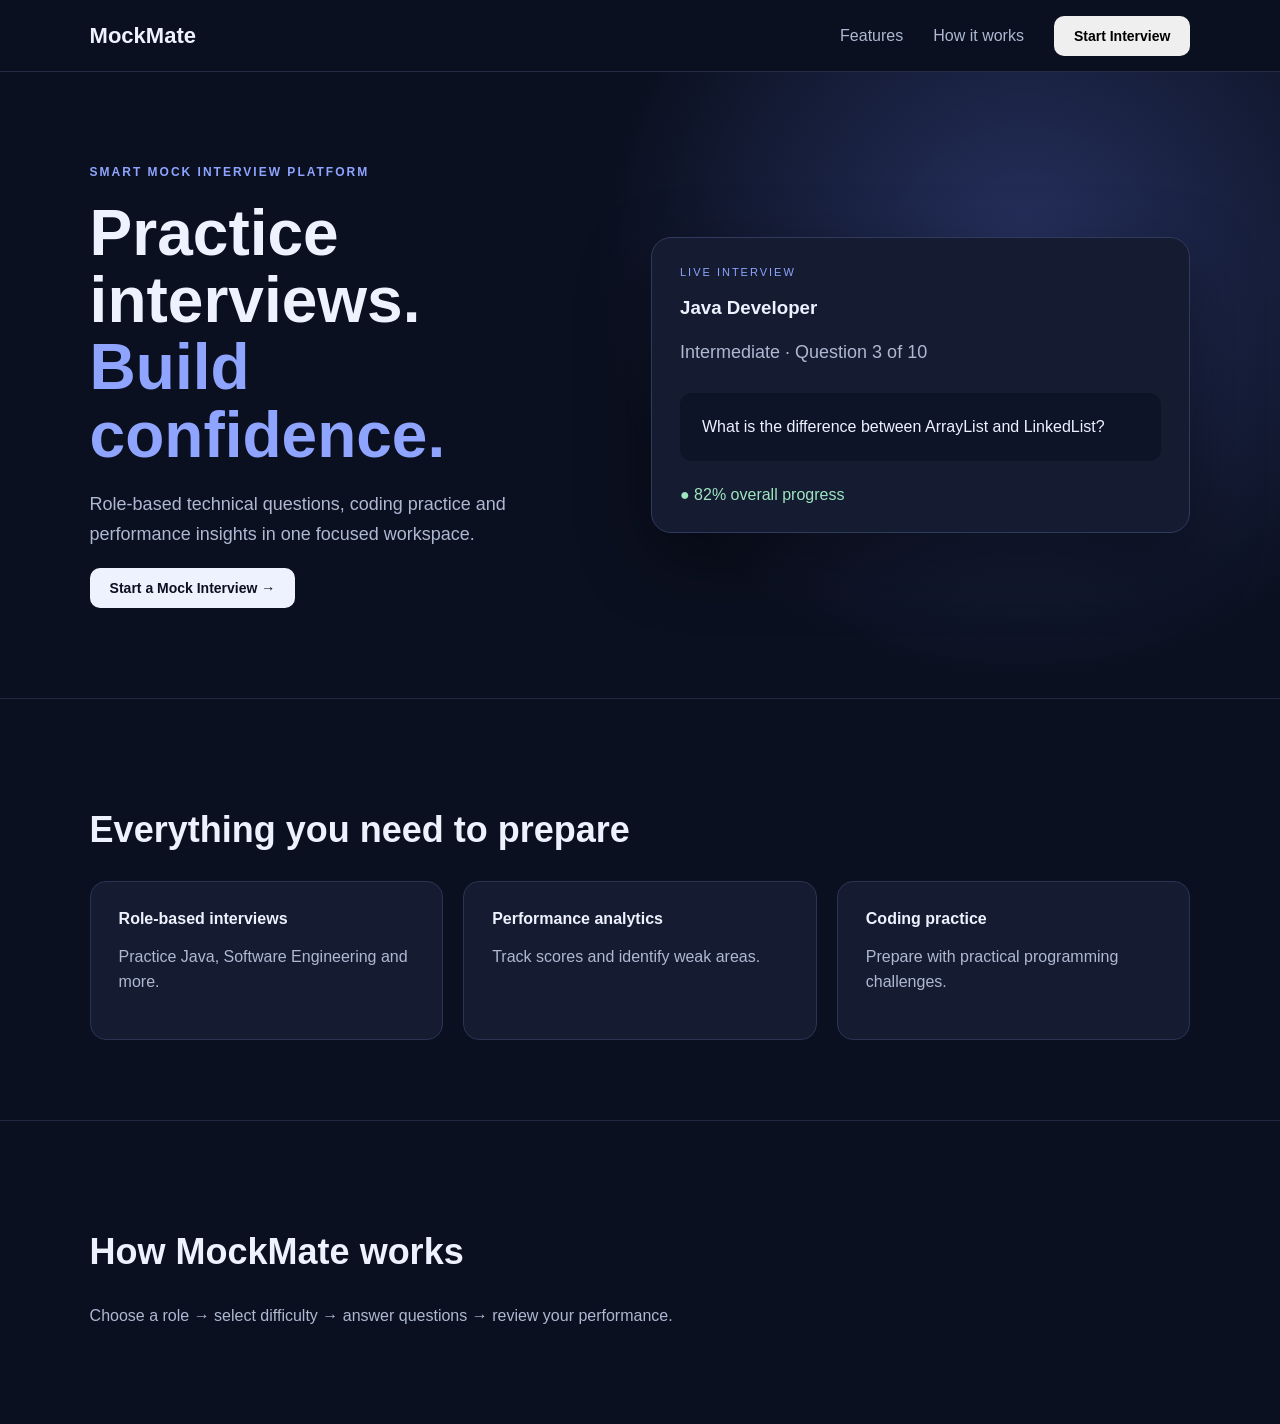
<file: frontend/index.html>
<!doctype html><html><head><meta charset="UTF-8"><meta name="viewport" content="width=device-width,initial-scale=1"><title>MockMate | Practice Smarter</title><link rel="stylesheet" href="style.css"></head>
<body><nav><b>MockMate</b><a href="#features">Features</a><a href="#how">How it works</a><button onclick="start()">Start Interview</button></nav>
<main><section class="hero"><div><span>SMART MOCK INTERVIEW PLATFORM</span><h1>Practice interviews.<br><em>Build confidence.</em></h1><p>Role-based technical questions, coding practice and performance insights in one focused workspace.</p><button class="primary" onclick="start()">Start a Mock Interview →</button></div>
<div class="card"><div class="top">LIVE INTERVIEW</div><h3>Java Developer</h3><p>Intermediate · Question 3 of 10</p><div class="question">What is the difference between ArrayList and LinkedList?</div><div class="score">● 82% overall progress</div></div></section>
<section id="features"><h2>Everything you need to prepare</h2><div class="grid"><div><b>Role-based interviews</b><p>Practice Java, Software Engineering and more.</p></div><div><b>Performance analytics</b><p>Track scores and identify weak areas.</p></div><div><b>Coding practice</b><p>Prepare with practical programming challenges.</p></div></div></section>
<section id="how"><h2>How MockMate works</h2><p>Choose a role → select difficulty → answer questions → review your performance.</p></section></main>
<script>
function start() {
    location.href = 'interview.html';
}
</script>
</file>
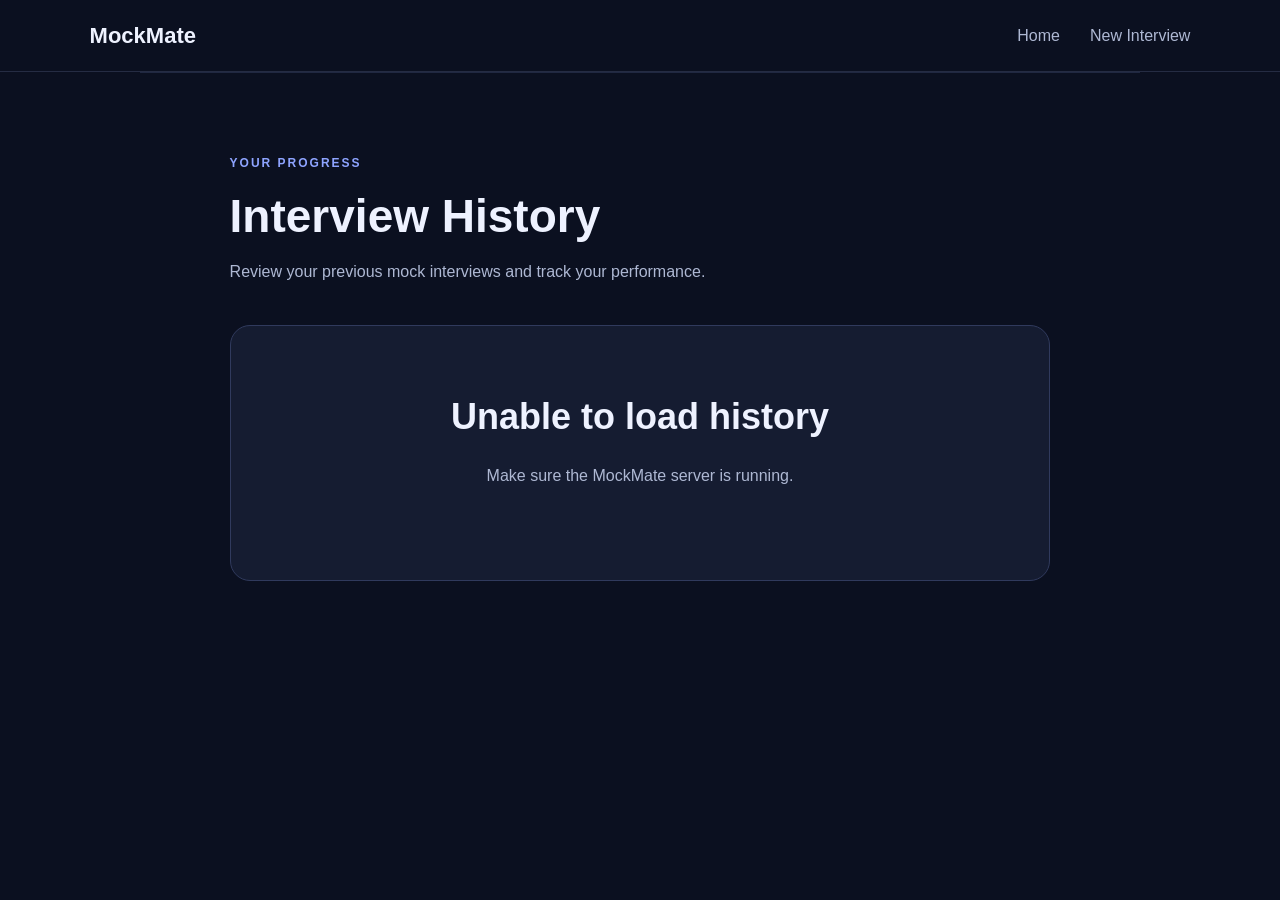
<file: frontend/history.html>
<!doctype html>
<html lang="en">

<head>
    <meta charset="UTF-8">
    <meta name="viewport" content="width=device-width, initial-scale=1.0">

    <title>MockMate | Interview History</title>

    <link rel="stylesheet" href="style.css">
</head>

<body>

<nav>
    <b>MockMate</b>

    <a href="index.html">
        Home
    </a>

    <a href="interview.html">
        New Interview
    </a>
</nav>


<main>

    <section class="history-section">

        <div class="history-header">

            <div>

                <span class="setup-label">
                    YOUR PROGRESS
                </span>

                <h1>
                    Interview History
                </h1>

                <p>
                    Review your previous mock interviews and track your performance.
                </p>

            </div>

        </div>


        <div id="historyContainer">

            <p class="history-loading">
                Loading interview history...
            </p>

        </div>

    </section>

</main>


<script>

async function loadHistory() {

    const container =
        document.getElementById("historyContainer");

    try {

        const response =
            await fetch(
                "http://localhost:8080/interviews/history"
            );


        if (!response.ok) {

            throw new Error(
                "Unable to load interview history."
            );

        }


        const history =
            await response.json();


        if (history.length === 0) {

            container.innerHTML = `
                <div class="history-empty">

                    <h2>
                        No interviews yet
                    </h2>

                    <p>
                        Complete your first mock interview to see your progress here.
                    </p>

                    <button
                        class="primary"
                        onclick="startInterview()">

                        Start Interview →

                    </button>

                </div>
            `;

            return;
        }


        container.innerHTML = "";


        history.reverse().forEach(interview => {

            const card =
                document.createElement("div");

            card.className =
                "history-card";


            const score =
                Number(interview.score) || 0;


            let scoreClass = "low";


            if (score >= 80) {

                scoreClass = "excellent";

            } else if (score >= 60) {

                scoreClass = "good";

            }


            card.innerHTML = `

                <div class="history-main">

                    <div>

                        <span class="history-label">
                            INTERVIEW #${interview.interviewSessionId}
                        </span>

                        <h2>
                            ${interview.role}
                        </h2>

                        <p>
                            ${interview.difficulty}
                            ·
                            ${interview.questionsAnswered}
                            questions answered
                        </p>

                    </div>


                    <div class="history-score ${scoreClass}">

                        <strong>
                            ${score}%
                        </strong>

                        <span>
                            Score
                        </span>

                    </div>

                </div>


                <div class="history-footer">

                    <span>
                        ${interview.completed
                            ? "✓ Interview Completed"
                            : "Interview In Progress"}
                    </span>


                    <button
                        class="secondary"
                        onclick="viewResult(${interview.interviewSessionId})">

                        View Result →

                    </button>

                </div>

            `;


            container.appendChild(card);

        });


    } catch (error) {

        console.error(error);


        container.innerHTML = `

            <div class="history-empty">

                <h2>
                    Unable to load history
                </h2>

                <p>
                    Make sure the MockMate server is running.
                </p>

            </div>

        `;

    }

}


function startInterview() {

    window.location.href =
        "interview.html";

}


function viewResult(sessionId) {

    localStorage.setItem(
        "mockmateSessionId",
        sessionId
    );

    window.location.href =
        "results.html";

}


loadHistory();

</script>

</body>

</html>
</file>
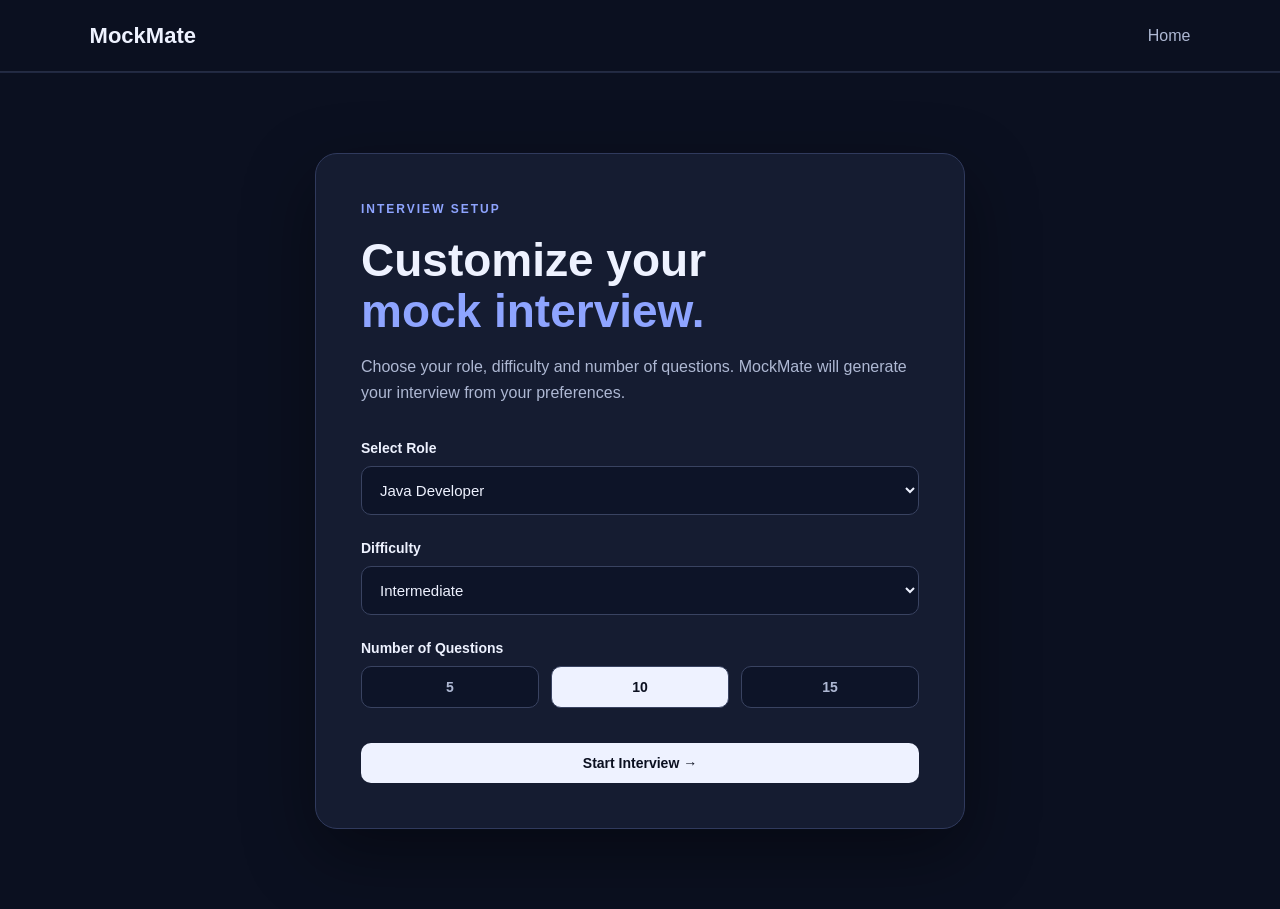
<file: frontend/interview.html>
<!doctype html>
<html lang="en">
<head>
    <meta charset="UTF-8">
    <meta name="viewport" content="width=device-width, initial-scale=1.0">
    <title>MockMate | Interview Setup</title>
    <link rel="stylesheet" href="style.css">
</head>

<body>

<nav>
    <b>MockMate</b>
    <a href="index.html">Home</a>
</nav>

<main>
    <section class="setup-section">

        <div class="setup-card">

            <span class="setup-label">INTERVIEW SETUP</span>

            <h1>Customize your<br><em>mock interview.</em></h1>

            <p class="setup-description">
                Choose your role, difficulty and number of questions.
                MockMate will generate your interview from your preferences.
            </p>

            <div class="form-group">
                <label for="role">Select Role</label>

                <select id="role">
                    <option value="Java Developer">Java Developer</option>
                    <option value="Software Engineer">Software Engineer</option>
                </select>
            </div>

            <div class="form-group">
                <label for="difficulty">Difficulty</label>

                <select id="difficulty">
                    <option value="Beginner">Beginner</option>
                    <option value="Intermediate" selected>Intermediate</option>
                    <option value="Advanced">Advanced</option>
                </select>
            </div>

            <div class="form-group">
                <label>Number of Questions</label>

                <div class="question-options">

                    <button type="button" class="question-option" data-number="5">
                        5
                    </button>

                    <button type="button" class="question-option active" data-number="10">
                        10
                    </button>

                    <button type="button" class="question-option" data-number="15">
                        15
                    </button>

                </div>
            </div>

            <button class="primary start-button" onclick="startInterview()">
                Start Interview →
            </button>

        </div>

    </section>
</main>

<script>

let selectedQuestions = 10;

document.querySelectorAll(".question-option").forEach(button => {

    button.addEventListener("click", function () {

        document
            .querySelectorAll(".question-option")
            .forEach(btn => btn.classList.remove("active"));

        this.classList.add("active");

        selectedQuestions = Number(this.dataset.number);

    });

});


async function startInterview() {

    

    const role = document.getElementById("role").value;
    const difficulty = document.getElementById("difficulty").value;

    try {

        const response = await fetch("http://localhost:8080/interviews", {
            method: "POST",
            headers: {
                "Content-Type": "application/json"
            },
            body: JSON.stringify({
                role: role,
                difficulty: difficulty
            })
        });

        if (!response.ok) {
            throw new Error("Unable to create interview session");
        }

        const session = await response.json();

        localStorage.setItem("mockmateRole", role);
        localStorage.setItem("mockmateDifficulty", difficulty);
        localStorage.setItem("mockmateQuestionCount", selectedQuestions);
        localStorage.setItem("mockmateSessionId", session.id);

        window.location.href = "questions.html";

    } catch (error) {

        alert("ERROR: " + error.message);

    }

}

</script>

</body>
</html>
</file>
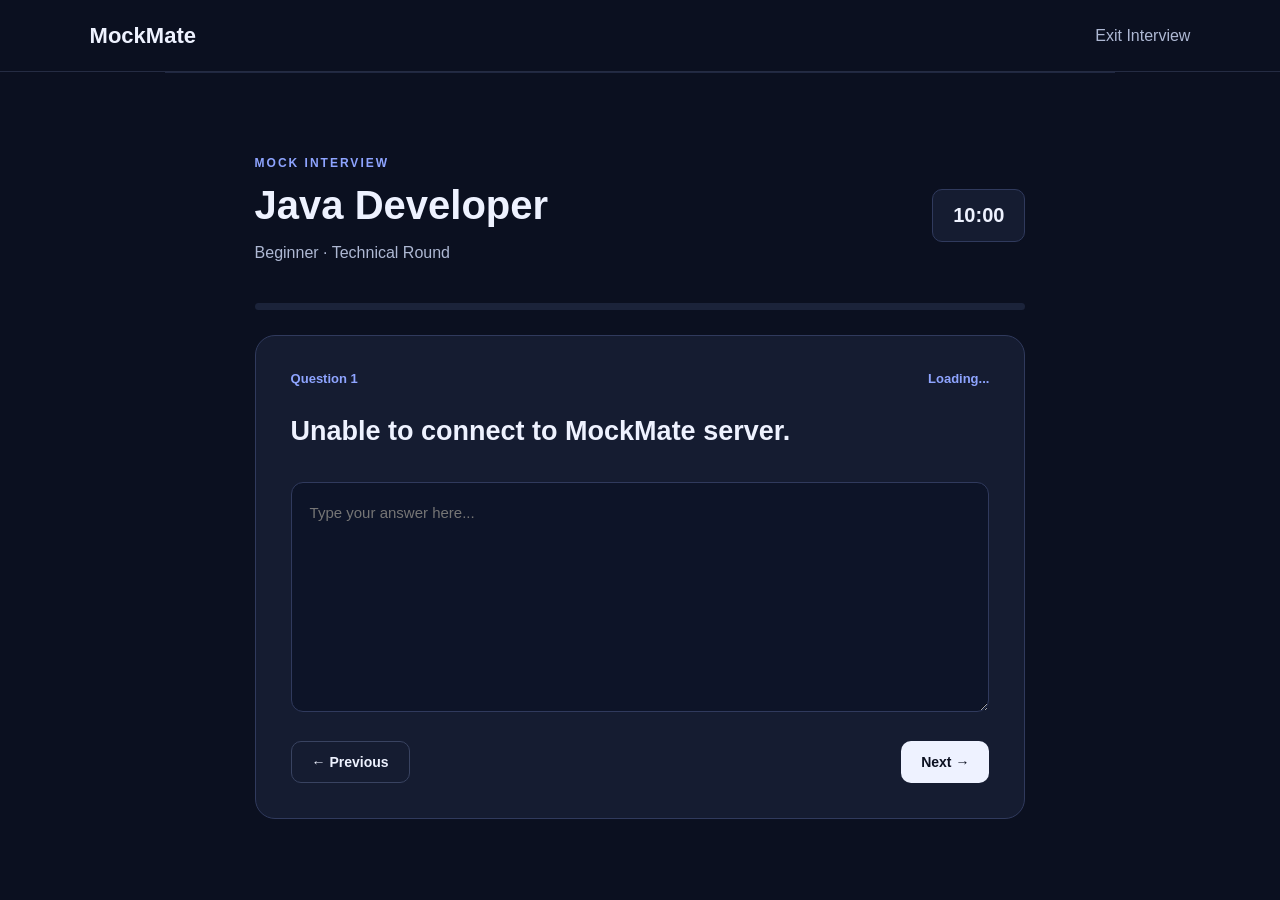
<file: frontend/questions.html>
<!doctype html>
<html lang="en">

<head>
    <meta charset="UTF-8">
    <meta name="viewport" content="width=device-width, initial-scale=1.0">
    <title>MockMate | Interview</title>
    <link rel="stylesheet" href="style.css">
</head>

<body>

<nav>
    <b>MockMate</b>
    <a href="index.html">Exit Interview</a>
</nav>

<main>
    <section class="interview-section">

        <div class="interview-header">

            <div>
                <span class="setup-label">MOCK INTERVIEW</span>

                <h1 id="roleTitle">
                    Java Developer
                </h1>

                <p id="difficultyText">
                    Intermediate · Technical Round
                </p>
            </div>

            <div class="timer" id="timer">
                10:00
            </div>

        </div>

        <div class="progress-container">
            <div class="progress-bar" id="progressBar"></div>
        </div>

        <div class="question-card">

            <div class="question-meta">

                <span id="questionNumber">
                    Question 1
                </span>

                <span id="category">
                    Loading...
                </span>

            </div>

            <h2 id="questionText">
                Loading question...
            </h2>

            <textarea
                id="answer"
                placeholder="Type your answer here..."
                rows="8"></textarea>

            <div class="interview-actions">

                <button
                    class="secondary"
                    id="previousButton"
                    onclick="previousQuestion()">
                    ← Previous
                </button>

                <button
                    class="primary"
                    id="nextButton"
                    onclick="nextQuestion()">
                    Next →
                </button>

            </div>

        </div>

    </section>
</main>


<script>

let questions = [];
let currentQuestion = 0;
let answers = [];
let timeLeft = 600;

const role =
    localStorage.getItem("mockmateRole") || "Java Developer";

const difficulty =
    localStorage.getItem("mockmateDifficulty") || "Beginner";

const questionCount =
    Number(localStorage.getItem("mockmateQuestionCount")) || 10;

const sessionId =
    Number(localStorage.getItem("mockmateSessionId"));


document.getElementById("roleTitle").textContent = role;

document.getElementById("difficultyText").textContent =
    difficulty + " · Technical Round";


async function loadQuestions() {

    try {

        const response = await fetch(
            "http://localhost:8080/api/questions?role="
            + encodeURIComponent(role)
            + "&difficulty="
            + encodeURIComponent(difficulty)
        );

        if (!response.ok) {
            throw new Error("Unable to load questions");
        }

        const data = await response.json();

        questions = data.slice(0, questionCount);

        if (questions.length === 0) {

            document.getElementById("questionText").textContent =
                "No questions are available for this role and difficulty yet.";

            document.getElementById("nextButton").disabled = true;

            return;
        }

        answers = new Array(questions.length).fill("");

        showQuestion();

    } catch (error) {

        console.error(error);

        document.getElementById("questionText").textContent =
            "Unable to connect to MockMate server.";

    }

}


function showQuestion() {

    const question = questions[currentQuestion];

    document.getElementById("questionNumber").textContent =
        "Question "
        + (currentQuestion + 1)
        + " of "
        + questions.length;

    document.getElementById("category").textContent =
        question.category;

    document.getElementById("questionText").textContent =
        question.text;

    document.getElementById("answer").value =
        answers[currentQuestion] || "";

    const progress =
        ((currentQuestion + 1) / questions.length) * 100;

    document.getElementById("progressBar").style.width =
        progress + "%";

    document.getElementById("previousButton").disabled =
        currentQuestion === 0;

    if (currentQuestion === questions.length - 1) {

        document.getElementById("nextButton").textContent =
            "Finish Interview ✓";

    } else {

        document.getElementById("nextButton").textContent =
            "Next →";

    }

}


function saveAnswer() {

    answers[currentQuestion] =
        document.getElementById("answer").value;

}


async function nextQuestion() {

    saveAnswer();

    const answerText =
        answers[currentQuestion];

    if (!answerText.trim()) {

        alert("Please enter an answer before continuing.");

        return;
    }

    const question =
        questions[currentQuestion];

    if (!sessionId) {

        alert("Interview session not found. Please start a new interview.");

        return;
    }

    try {

        const response = await fetch(
            "http://localhost:8080/answers",
            {
                method: "POST",

                headers: {
                    "Content-Type": "application/json"
                },

                body: JSON.stringify({
                    questionId: question.id,
                    interviewSessionId: sessionId,
                    answerText: answerText
                })
            }
        );

        if (!response.ok) {

            throw new Error(
                "Unable to submit answer. Server returned "
                + response.status
            );

        }

        const result =
            await response.json();

        console.log("Answer result:", result);


        if (currentQuestion < questions.length - 1) {

            currentQuestion++;

            showQuestion();

        } else {

            finishInterview();

        }

    } catch (error) {

        console.error(error);

        alert("ERROR: " + error.message);

    }

}


function previousQuestion() {

    saveAnswer();

    if (currentQuestion > 0) {

        currentQuestion--;

        showQuestion();

    }

}


function finishInterview() {

    localStorage.setItem(
        "mockmateAnswers",
        JSON.stringify(answers)
    );

    localStorage.setItem(
        "mockmateQuestions",
        JSON.stringify(questions)
    );

    window.location.href =
        "results.html";

}


function startTimer() {

    const timerElement =
        document.getElementById("timer");

    const timer =
        setInterval(() => {

            const minutes =
                Math.floor(timeLeft / 60);

            const seconds =
                timeLeft % 60;

            timerElement.textContent =
                String(minutes).padStart(2, "0")
                + ":"
                + String(seconds).padStart(2, "0");

            timeLeft--;

            if (timeLeft < 0) {

                clearInterval(timer);

                finishInterview();

            }

        }, 1000);

}


loadQuestions();

startTimer();

</script>

</body>
</html>
</file>
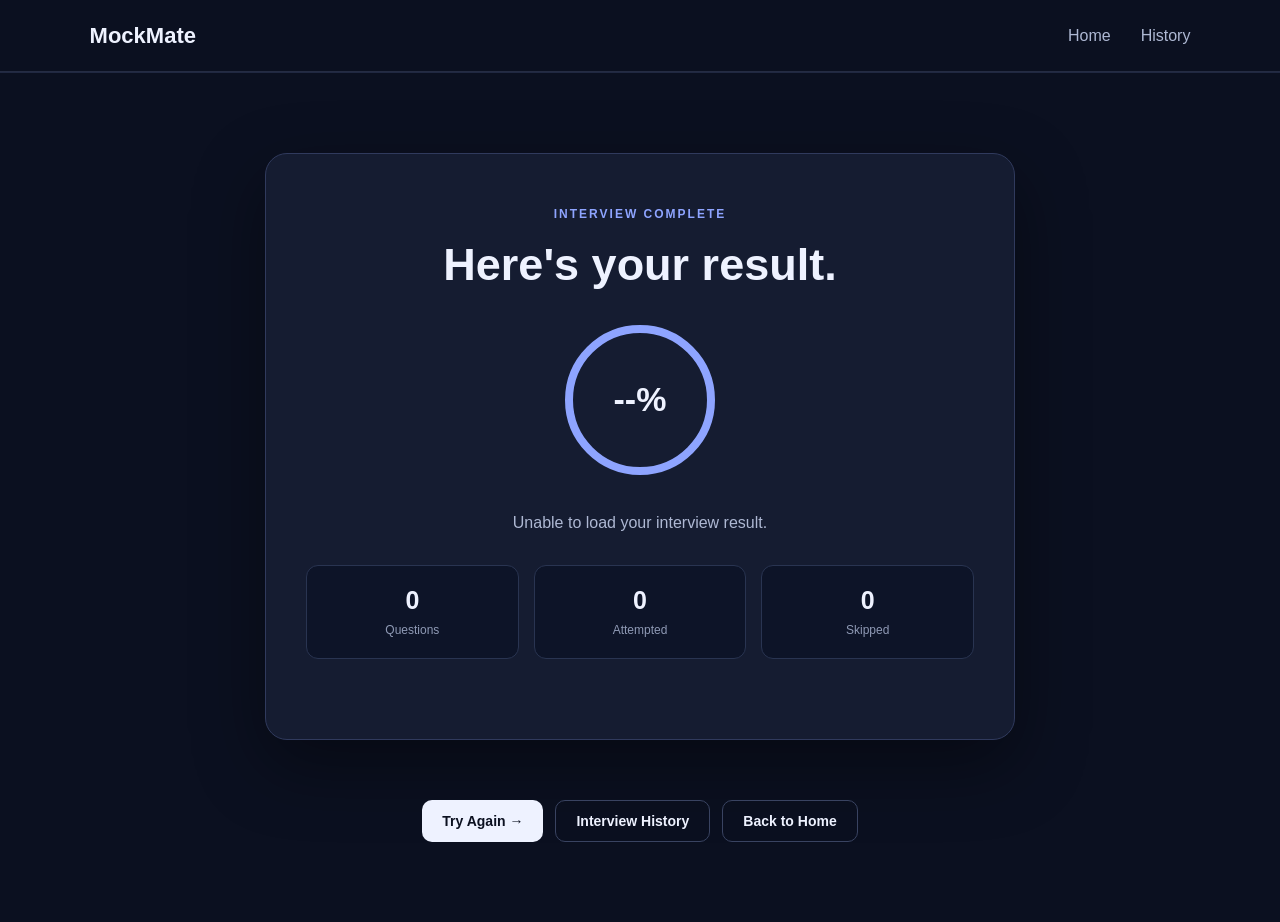
<file: frontend/results.html>
<!doctype html>
<html lang="en">

<head>

    <meta charset="UTF-8">

    <meta
        name="viewport"
        content="width=device-width, initial-scale=1.0">

    <title>MockMate | Results</title>

    <link
        rel="stylesheet"
        href="style.css">

</head>


<body>


<nav>

    <b>MockMate</b>

    <a href="index.html">
        Home
    </a>

    <a href="history.html">
        History
    </a>

</nav>


<main>

    <section class="results-section">


        <!-- =========================
             OVERALL RESULT
        ========================== -->

        <div class="results-card">

            <span class="setup-label">
                INTERVIEW COMPLETE
            </span>


            <h1>
                Here's your result.
            </h1>


            <div class="score-circle">

                <span id="score">
                    --%
                </span>

            </div>


            <p id="resultMessage">
                Loading your interview result...
            </p>


            <div class="result-stats">


                <div>

                    <strong id="totalQuestions">
                        0
                    </strong>

                    <span>
                        Questions
                    </span>

                </div>


                <div>

                    <strong id="attempted">
                        0
                    </strong>

                    <span>
                        Attempted
                    </span>

                </div>


                <div>

                    <strong id="skipped">
                        0
                    </strong>

                    <span>
                        Skipped
                    </span>

                </div>


            </div>


        </div>


        <!-- =========================
             QUESTION REVIEW
        ========================== -->

        <div
            id="questionResults"
            class="question-results">

        </div>


        <!-- =========================
             ACTION BUTTONS
        ========================== -->

        <div class="result-actions">


            <button
                class="primary"
                onclick="restartInterview()">

                Try Again →

            </button>


            <button
                class="secondary"
                onclick="goHistory()">

                Interview History

            </button>


            <button
                class="secondary"
                onclick="goHome()">

                Back to Home

            </button>


        </div>


    </section>

</main>


<script>


// =========================
// GET SESSION ID
// =========================

const sessionId =
    Number(
        localStorage.getItem(
            "mockmateSessionId"
        )
    );


// =========================
// LOAD RESULT
// =========================

async function loadResult() {

    try {


        if (!sessionId) {

            throw new Error(
                "Interview session not found."
            );

        }


        // =========================
        // FETCH RESULT
        // =========================

        const response =
            await fetch(
                "http://localhost:8080/interviews/"
                + sessionId
                + "/result"
            );


        if (!response.ok) {

            throw new Error(
                "Unable to load interview result."
            );

        }


        const result =
            await response.json();


        console.log(
            "Interview result:",
            result
        );


        // =========================
        // OVERALL SCORE
        // =========================

        const score =
            Math.round(
                Number(result.averageScore) || 0
            );


        document.getElementById(
            "score"
        ).textContent =
            score + "%";


        document.getElementById(
            "totalQuestions"
        ).textContent =
            result.totalQuestionsAnswered;


        document.getElementById(
            "attempted"
        ).textContent =
            result.totalQuestionsAnswered;


        document.getElementById(
            "skipped"
        ).textContent =
            0;


        // =========================
        // RESULT MESSAGE
        // =========================

        if (score >= 80) {

            document.getElementById(
                "resultMessage"
            ).textContent =
                "Excellent performance! You're showing strong interview readiness.";

        }

        else if (score >= 60) {

            document.getElementById(
                "resultMessage"
            ).textContent =
                "Good attempt! Keep practicing to improve your confidence.";

        }

        else {

            document.getElementById(
                "resultMessage"
            ).textContent =
                "Keep practicing. Every interview is an opportunity to improve.";

        }


        // =========================
        // QUESTION RESULTS
        // =========================

        const container =
            document.getElementById(
                "questionResults"
            );


        // Clear existing content

        container.innerHTML = "";


        // Make sure results exist

        if (
            !result.results ||
            result.results.length === 0
        ) {

            container.innerHTML = `
                
                <div class="question-result-card">

                    <h2>
                        No question results available.
                    </h2>

                    <p>
                        This interview does not contain
                        any submitted answers.
                    </p>

                </div>

            `;

            return;
        }


        // =========================
        // CREATE EACH QUESTION CARD
        // =========================

        result.results.forEach(
            (item, index) => {


                const questionScore =
                    Number(item.score) || 0;


                // =========================
                // DETERMINE STATUS
                // =========================

                let status =
                    "Needs Improvement";


                let statusClass =
                    "result-wrong";


                if (questionScore >= 80) {

                    status =
                        "Strong Answer";

                    statusClass =
                        "result-correct";

                }

                else if (questionScore >= 50) {

                    status =
                        "Partially Correct";

                    statusClass =
                        "result-partial";

                }


                // =========================
                // CREATE CARD
                // =========================

                const card =
                    document.createElement(
                        "div"
                    );


                card.className =
                    "question-result-card";


                // =========================
                // CARD CONTENT
                // =========================

                card.innerHTML = `

                    <div class="question-result-header">

                        <span class="question-result-number">

                            Question ${index + 1}

                        </span>


                        <span class="${statusClass}">

                            ${status}

                        </span>

                    </div>


                    <h2>

                        ${item.question}

                    </h2>


                    <div class="your-answer">

                        <span>

                            YOUR ANSWER

                        </span>


                        <p>

                            ${
                                item.answer ||
                                "No answer provided."
                            }

                        </p>

                    </div>


                    <div class="question-score">

                        <strong>

                            ${questionScore}%

                        </strong>


                        <span>

                            Answer Score

                        </span>

                    </div>


                    <div class="evaluation-feedback">

                        <span>

                            FEEDBACK

                        </span>


                        <p>

                            ${
                                item.feedback ||
                                "No feedback available for this answer."
                            }

                        </p>

                    </div>


                    <div class="keyword-results">


                        <div class="matched-keywords">

                            <span>

                                MATCHED KEYWORDS

                            </span>


                            <p>

                                ${
                                    item.matchedKeywords ||
                                    "None"
                                }

                            </p>

                        </div>


                        <div class="missing-keywords">

                            <span>

                                MISSING KEYWORDS

                            </span>


                            <p>

                                ${
                                    item.missingKeywords ||
                                    "None"
                                }

                            </p>

                        </div>


                    </div>

                `;


                // =========================
                // THIS WAS MISSING
                // =========================

                container.appendChild(
                    card
                );


            }
        );


    }

    catch (error) {


        console.error(
            "Result error:",
            error
        );


        document.getElementById(
            "resultMessage"
        ).textContent =
            "Unable to load your interview result.";

    }

}


// =========================
// BUTTON FUNCTIONS
// =========================

function restartInterview() {

    window.location.href =
        "interview.html";

}


function goHistory() {

    window.location.href =
        "history.html";

}


function goHome() {

    window.location.href =
        "index.html";

}


// =========================
// START
// =========================

loadResult();


</script>


</body>

</html>
</file>
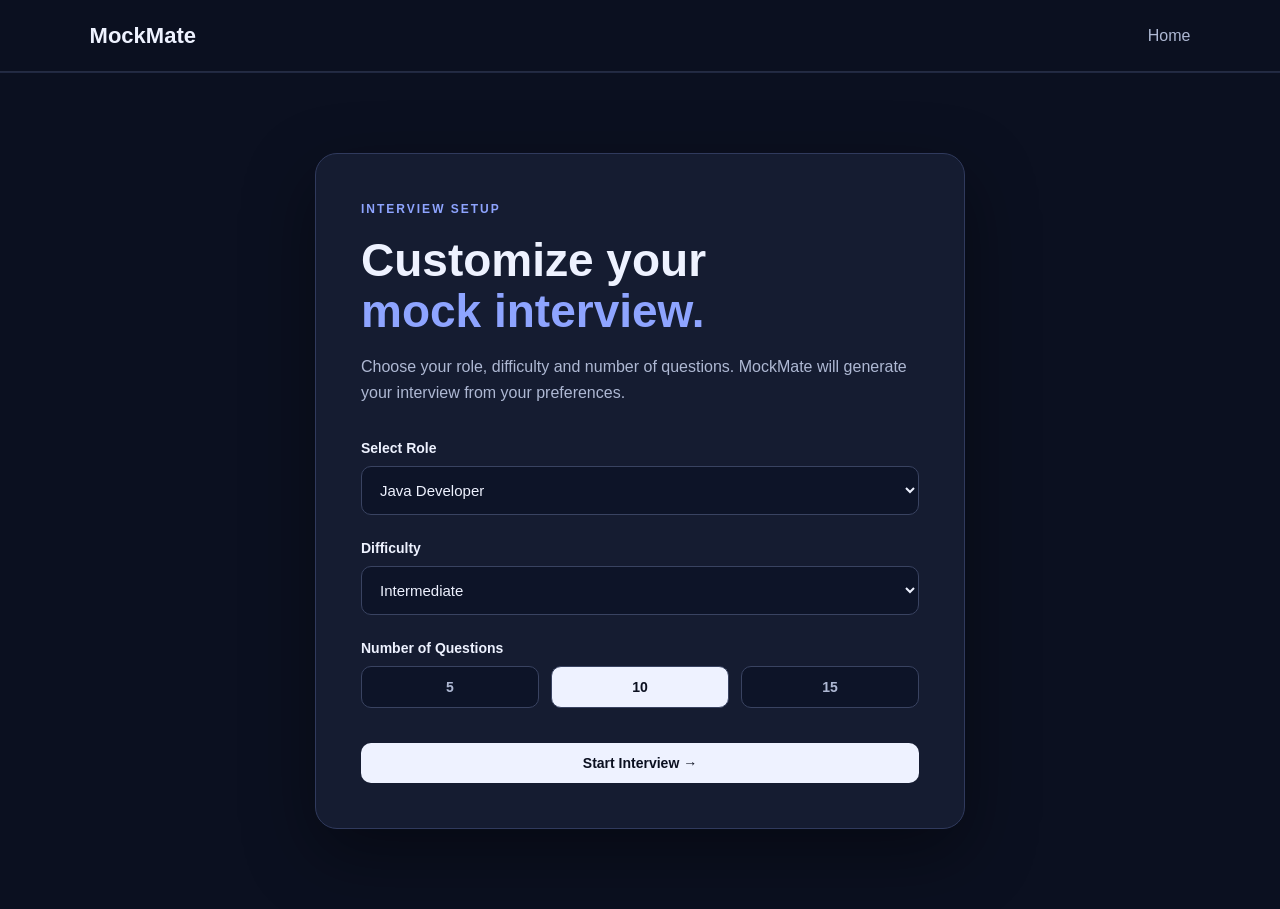
<file: src/main/resources/static/interview.html>
<!doctype html>
<html lang="en">
<head>
    <meta charset="UTF-8">
    <meta name="viewport" content="width=device-width, initial-scale=1.0">
    <title>MockMate | Interview Setup</title>
    <link rel="stylesheet" href="style.css">
</head>

<body>

<nav>
    <b>MockMate</b>
    <a href="index.html">Home</a>
</nav>

<main>
    <section class="setup-section">

        <div class="setup-card">

            <span class="setup-label">INTERVIEW SETUP</span>

            <h1>Customize your<br><em>mock interview.</em></h1>

            <p class="setup-description">
                Choose your role, difficulty and number of questions.
                MockMate will generate your interview from your preferences.
            </p>

            <div class="form-group">
                <label for="role">Select Role</label>

                <select id="role">
                    <option value="Java Developer">Java Developer</option>
                    <option value="Software Engineer">Software Engineer</option>
                </select>
            </div>

            <div class="form-group">
                <label for="difficulty">Difficulty</label>

                <select id="difficulty">
                    <option value="Beginner">Beginner</option>
                    <option value="Intermediate" selected>Intermediate</option>
                    <option value="Advanced">Advanced</option>
                </select>
            </div>

            <div class="form-group">
                <label>Number of Questions</label>

                <div class="question-options">

                    <button type="button" class="question-option" data-number="5">
                        5
                    </button>

                    <button type="button" class="question-option active" data-number="10">
                        10
                    </button>

                    <button type="button" class="question-option" data-number="15">
                        15
                    </button>

                </div>
            </div>

            <button class="primary start-button" onclick="startInterview()">
                Start Interview →
            </button>

        </div>

    </section>
</main>

<script>

let selectedQuestions = 10;

document.querySelectorAll(".question-option").forEach(button => {

    button.addEventListener("click", function () {

        document
            .querySelectorAll(".question-option")
            .forEach(btn => btn.classList.remove("active"));

        this.classList.add("active");

        selectedQuestions = Number(this.dataset.number);

    });

});


async function startInterview() {

    

    const role = document.getElementById("role").value;
    const difficulty = document.getElementById("difficulty").value;

    try {

        const response = await fetch("/interviews", {
            method: "POST",
            headers: {
                "Content-Type": "application/json"
            },
            body: JSON.stringify({
                role: role,
                difficulty: difficulty
            })
        });

        if (!response.ok) {
            throw new Error("Unable to create interview session");
        }

        const session = await response.json();

        localStorage.setItem("mockmateRole", role);
        localStorage.setItem("mockmateDifficulty", difficulty);
        localStorage.setItem("mockmateQuestionCount", selectedQuestions);
        localStorage.setItem("mockmateSessionId", session.id);

        window.location.href = "questions.html";

    } catch (error) {

        alert("ERROR: " + error.message);

    }

}

</script>

</body>
</html>
</file>
<file: frontend/style.css>
* {
    box-sizing: border-box;
}

body {
    margin: 0;
    font-family: Inter, Arial, sans-serif;
    background: #0b1020;
    color: #eef2ff;
}

nav {
    height: 72px;
    display: flex;
    align-items: center;
    gap: 30px;
    padding: 0 7%;
    border-bottom: 1px solid #252c43;
}

nav b {
    font-size: 22px;
    margin-right: auto;
}

nav a {
    color: #aeb8d3;
    text-decoration: none;
}

button {
    border: 0;
    border-radius: 10px;
    padding: 12px 20px;
    cursor: pointer;
    font-size: 14px;
    font-weight: 600;
}

button:disabled {
    opacity: 0.4;
    cursor: not-allowed;
}

.primary {
    background: #eef2ff;
    color: #0b1020;
}

.secondary {
    background: transparent;
    color: #eef2ff;
    border: 1px solid #394361;
}


/* =========================
   LANDING PAGE
========================= */

.hero {
    min-height: 620px;
    padding: 90px 7%;
    display: flex;
    align-items: center;
    gap: 80px;
    background:
        radial-gradient(
            circle at 80% 30%,
            #26315f,
            transparent 38%
        );
}

.hero > div {
    flex: 1;
}

.hero span,
.setup-label {
    font-size: 12px;
    letter-spacing: 2px;
    color: #8ea4ff;
    font-weight: 700;
}

.hero h1 {
    font-size: 64px;
    line-height: 1.05;
    margin: 20px 0;
}

.hero em,
.setup-card em,
.results-card em {
    font-style: normal;
    color: #8ea4ff;
}

.hero p {
    font-size: 18px;
    line-height: 1.7;
    color: #aeb8d3;
    max-width: 620px;
}

.card {
    background: #151c31;
    border: 1px solid #303a5d;
    border-radius: 20px;
    padding: 28px;
    box-shadow: 0 25px 70px #0006;
}

.top {
    font-size: 11px;
    letter-spacing: 2px;
    color: #8ea4ff;
}

.question {
    margin: 25px 0;
    padding: 22px;
    border-radius: 12px;
    background: #0d1428;
    line-height: 1.5;
}

.score {
    color: #9ee6c1;
}

section:not(.hero) {
    padding: 80px 7%;
    border-top: 1px solid #202841;
}

h2 {
    font-size: 36px;
}

.grid {
    display: grid;
    grid-template-columns: repeat(3, 1fr);
    gap: 20px;
}

.grid div {
    padding: 28px;
    background: #151c31;
    border: 1px solid #2a3452;
    border-radius: 16px;
}

.grid p,
section#how p {
    color: #aeb8d3;
    line-height: 1.6;
}


/* =========================
   INTERVIEW SETUP
========================= */

.setup-section {
    min-height: calc(100vh - 72px);
    display: flex;
    justify-content: center;
    align-items: center;
    padding: 60px 20px;
}

.setup-card {
    width: 100%;
    max-width: 650px;
    background: #151c31;
    border: 1px solid #303a5d;
    border-radius: 22px;
    padding: 45px;
    box-shadow: 0 25px 70px #0006;
}

.setup-card h1 {
    font-size: 46px;
    line-height: 1.1;
    margin: 18px 0;
}

.setup-description {
    color: #aeb8d3;
    line-height: 1.6;
    margin-bottom: 35px;
}

.form-group {
    margin-bottom: 25px;
}

.form-group label {
    display: block;
    margin-bottom: 10px;
    font-size: 14px;
    font-weight: 600;
}

select {
    width: 100%;
    padding: 14px;
    border-radius: 10px;
    border: 1px solid #394361;
    background: #0d1428;
    color: #eef2ff;
    font-size: 15px;
}

.question-options {
    display: flex;
    gap: 12px;
}

.question-option {
    flex: 1;
    background: #0d1428;
    color: #aeb8d3;
    border: 1px solid #394361;
}

.question-option.active {
    background: #eef2ff;
    color: #0b1020;
}

.start-button {
    width: 100%;
    margin-top: 10px;
}


/* =========================
   INTERVIEW PAGE
========================= */

.interview-section {
    max-width: 950px;
    margin: auto;
    padding: 60px 25px;
}

.interview-header {
    display: flex;
    justify-content: space-between;
    align-items: center;
    margin-bottom: 25px;
}

.interview-header h1 {
    font-size: 40px;
    margin: 12px 0 5px;
}

.interview-header p {
    color: #aeb8d3;
}

.timer {
    padding: 14px 20px;
    border-radius: 10px;
    background: #151c31;
    border: 1px solid #303a5d;
    font-size: 20px;
    font-weight: 700;
    font-variant-numeric: tabular-nums;
}

.progress-container {
    width: 100%;
    height: 7px;
    background: #1b233a;
    border-radius: 20px;
    overflow: hidden;
    margin-bottom: 25px;
}

.progress-bar {
    height: 100%;
    width: 0%;
    background: #8ea4ff;
    transition: width 0.3s ease;
}

.question-card {
    background: #151c31;
    border: 1px solid #303a5d;
    border-radius: 20px;
    padding: 35px;
}

.question-meta {
    display: flex;
    justify-content: space-between;
    color: #8ea4ff;
    font-size: 13px;
    font-weight: 600;
    margin-bottom: 25px;
}

.question-card h2 {
    font-size: 27px;
    line-height: 1.5;
    margin-bottom: 30px;
}

textarea {
    width: 100%;
    resize: vertical;
    min-height: 180px;
    padding: 18px;
    border-radius: 12px;
    background: #0d1428;
    border: 1px solid #303a5d;
    color: #eef2ff;
    font-family: inherit;
    font-size: 15px;
    line-height: 1.6;
    outline: none;
}

textarea:focus {
    border-color: #8ea4ff;
}

.interview-actions {
    display: flex;
    justify-content: space-between;
    margin-top: 25px;
}


/* =========================
   RESULTS
========================= */

.results-section {
    min-height: calc(100vh - 72px);
    display: flex;
    flex-direction: column;
    align-items: center;
    padding: 60px 20px;
}

.results-card {
    width: 100%;
    max-width: 750px;
    text-align: center;
    background: #151c31;
    border: 1px solid #303a5d;
    border-radius: 22px;
    padding: 50px 40px;
    box-shadow: 0 25px 70px #0006;
}

.results-card h1 {
    font-size: 45px;
    line-height: 1.1;
    margin: 18px 0;
}

.results-card > p {
    color: #aeb8d3;
    line-height: 1.6;
    max-width: 500px;
    margin: 20px auto 30px;
}

.score-circle {
    width: 150px;
    height: 150px;
    border-radius: 50%;
    border: 8px solid #8ea4ff;
    display: flex;
    justify-content: center;
    align-items: center;
    margin: 35px auto;
}

.score-circle span {
    font-size: 34px;
    font-weight: 800;
}

.result-stats {
    display: grid;
    grid-template-columns: repeat(3, 1fr);
    gap: 15px;
    margin: 30px 0;
}

.result-stats div {
    background: #0d1428;
    border: 1px solid #293451;
    border-radius: 12px;
    padding: 20px 10px;
}

.result-stats strong {
    display: block;
    font-size: 25px;
    margin-bottom: 5px;
}

.result-stats span {
    color: #8f9ab5;
    font-size: 12px;
}

.result-actions {
    width: 100%;
    max-width: 950px;
    display: flex;
    justify-content: center;
    gap: 12px;
    margin-top: 20px;

}


/* =========================
   MOBILE
========================= */

@media (max-width: 800px) {

    nav {
        padding: 0 5%;
    }

    nav a {
        display: none;
    }

    .hero {
        flex-direction: column;
        padding: 60px 6%;
        gap: 40px;
    }

    .hero h1 {
        font-size: 44px;
    }

    .grid {
        grid-template-columns: 1fr;
    }

    .setup-card {
        padding: 30px 22px;
    }

    .setup-card h1 {
        font-size: 38px;
    }

    .interview-header {
        align-items: flex-start;
        gap: 20px;
        flex-direction: column;
    }

    .interview-header h1 {
        font-size: 32px;
    }

    .question-card {
        padding: 25px 20px;
    }

    .question-card h2 {
        font-size: 22px;
    }

    .result-stats {
        grid-template-columns: 1fr;
    }

    .result-actions {
        flex-direction: column;
    }

}
/* =========================
   INTERVIEW HISTORY
========================= */

.history-section {
    max-width: 1000px;
    margin: auto;
    padding: 70px 25px;
}

.history-header {
    margin-bottom: 40px;
}

.history-header h1 {
    font-size: 46px;
    margin: 18px 0 10px;
}

.history-header p {
    color: #aeb8d3;
    font-size: 16px;
    line-height: 1.6;
}

.history-card {
    background: #151c31;
    border: 1px solid #303a5d;
    border-radius: 18px;
    padding: 25px 28px;
    margin-bottom: 18px;
    transition: border-color 0.2s ease,
                transform 0.2s ease;
}

.history-card:hover {
    border-color: #8ea4ff;
    transform: translateY(-2px);
}

.history-main {
    display: flex;
    justify-content: space-between;
    align-items: center;
    gap: 25px;
}

.history-label {
    font-size: 11px;
    letter-spacing: 1.8px;
    color: #8ea4ff;
    font-weight: 700;
}

.history-main h2 {
    font-size: 24px;
    margin: 10px 0 5px;
}

.history-main p {
    margin: 0;
    color: #8f9ab5;
    font-size: 14px;
}

.history-score {
    min-width: 90px;
    text-align: center;
    padding: 12px 18px;
    border-radius: 12px;
    background: #0d1428;
    border: 1px solid #293451;
}

.history-score strong {
    display: block;
    font-size: 27px;
}

.history-score span {
    color: #8f9ab5;
    font-size: 11px;
}

.history-score.excellent strong {
    color: #9ee6c1;
}

.history-score.good strong {
    color: #8ea4ff;
}

.history-score.low strong {
    color: #ff9b9b;
}

.history-footer {
    display: flex;
    justify-content: space-between;
    align-items: center;
    margin-top: 22px;
    padding-top: 18px;
    border-top: 1px solid #252c43;
}

.history-footer span {
    color: #8f9ab5;
    font-size: 13px;
}

.history-empty {
    text-align: center;
    padding: 70px 30px;
    background: #151c31;
    border: 1px solid #303a5d;
    border-radius: 20px;
}

.history-empty h2 {
    margin-top: 0;
}

.history-empty p {
    color: #aeb8d3;
    margin-bottom: 25px;
}


/* =========================
   HISTORY MOBILE
========================= */

@media (max-width: 800px) {

    .history-section {
        padding: 50px 20px;
    }

    .history-header h1 {
        font-size: 38px;
    }

    .history-main {
        align-items: flex-start;
        flex-direction: column;
    }

    .history-score {
        width: 100%;
    }

    .history-footer {
        align-items: stretch;
        flex-direction: column;
        gap: 15px;
    }

}
/* =========================
   DETAILED RESULTS
========================= */

.question-results {
    width: 100%;
    max-width: 950px;
    margin: 40px auto 0;
}

.question-result-card {
    position: relative;
    background: #151c31;
    border: 1px solid #303a5d;
    border-radius: 18px;
    padding: 30px;
    margin-bottom: 20px;
}

.question-result-header {
    display: flex;
    justify-content: space-between;
    align-items: center;
    gap: 15px;
    margin-bottom: 20px;
}

.question-result-number {
    font-size: 12px;
    letter-spacing: 1.5px;
    color: #8ea4ff;
    font-weight: 700;
}

.question-result-card h2 {
    font-size: 22px;
    line-height: 1.5;
    margin: 0 0 25px;
}

.your-answer {
    background: #0d1428;
    border: 1px solid #293451;
    border-radius: 12px;
    padding: 20px;
}

.your-answer span {
    display: block;
    font-size: 11px;
    letter-spacing: 1.5px;
    color: #8f9ab5;
    font-weight: 700;
    margin-bottom: 10px;
}

.your-answer p {
    color: #d6dcf0;
    line-height: 1.7;
    margin: 0;
    white-space: pre-wrap;
    word-break: break-word;
}

.question-score {
    display: flex;
    align-items: center;
    gap: 12px;
    margin-top: 20px;
}

.question-score strong {
    font-size: 24px;
}

.question-score span {
    color: #8f9ab5;
    font-size: 13px;
}

.result-correct {
    padding: 7px 12px;
    border-radius: 20px;
    background: #16352a;
    color: #9ee6c1;
    font-size: 12px;
    font-weight: 700;
}

.result-partial {
    padding: 7px 12px;
    border-radius: 20px;
    background: #302d18;
    color: #e6d68a;
    font-size: 12px;
    font-weight: 700;
}

.result-wrong {
    padding: 7px 12px;
    border-radius: 20px;
    background: #351c24;
    color: #ff9b9b;
    font-size: 12px;
    font-weight: 700;
}


/* =========================
   DETAILED RESULTS MOBILE
========================= */

@media (max-width: 800px) {

    .question-results {
        margin-top: 30px;
    }

    .question-result-card {
        padding: 22px 18px;
    }

    .question-result-header {
        align-items: flex-start;
        flex-direction: column;
    }

    .question-result-card h2 {
        font-size: 19px;
    }

}
</file>
<file: src/main/resources/static/style.css>
* {
    box-sizing: border-box;
}

body {
    margin: 0;
    font-family: Inter, Arial, sans-serif;
    background: #0b1020;
    color: #eef2ff;
}

nav {
    height: 72px;
    display: flex;
    align-items: center;
    gap: 30px;
    padding: 0 7%;
    border-bottom: 1px solid #252c43;
}

nav b {
    font-size: 22px;
    margin-right: auto;
}

nav a {
    color: #aeb8d3;
    text-decoration: none;
}

button {
    border: 0;
    border-radius: 10px;
    padding: 12px 20px;
    cursor: pointer;
    font-size: 14px;
    font-weight: 600;
}

button:disabled {
    opacity: 0.4;
    cursor: not-allowed;
}

.primary {
    background: #eef2ff;
    color: #0b1020;
}

.secondary {
    background: transparent;
    color: #eef2ff;
    border: 1px solid #394361;
}


/* =========================
   LANDING PAGE
========================= */

.hero {
    min-height: 620px;
    padding: 90px 7%;
    display: flex;
    align-items: center;
    gap: 80px;
    background:
        radial-gradient(
            circle at 80% 30%,
            #26315f,
            transparent 38%
        );
}

.hero > div {
    flex: 1;
}

.hero span,
.setup-label {
    font-size: 12px;
    letter-spacing: 2px;
    color: #8ea4ff;
    font-weight: 700;
}

.hero h1 {
    font-size: 64px;
    line-height: 1.05;
    margin: 20px 0;
}

.hero em,
.setup-card em,
.results-card em {
    font-style: normal;
    color: #8ea4ff;
}

.hero p {
    font-size: 18px;
    line-height: 1.7;
    color: #aeb8d3;
    max-width: 620px;
}

.card {
    background: #151c31;
    border: 1px solid #303a5d;
    border-radius: 20px;
    padding: 28px;
    box-shadow: 0 25px 70px #0006;
}

.top {
    font-size: 11px;
    letter-spacing: 2px;
    color: #8ea4ff;
}

.question {
    margin: 25px 0;
    padding: 22px;
    border-radius: 12px;
    background: #0d1428;
    line-height: 1.5;
}

.score {
    color: #9ee6c1;
}

section:not(.hero) {
    padding: 80px 7%;
    border-top: 1px solid #202841;
}

h2 {
    font-size: 36px;
}

.grid {
    display: grid;
    grid-template-columns: repeat(3, 1fr);
    gap: 20px;
}

.grid div {
    padding: 28px;
    background: #151c31;
    border: 1px solid #2a3452;
    border-radius: 16px;
}

.grid p,
section#how p {
    color: #aeb8d3;
    line-height: 1.6;
}


/* =========================
   INTERVIEW SETUP
========================= */

.setup-section {
    min-height: calc(100vh - 72px);
    display: flex;
    justify-content: center;
    align-items: center;
    padding: 60px 20px;
}

.setup-card {
    width: 100%;
    max-width: 650px;
    background: #151c31;
    border: 1px solid #303a5d;
    border-radius: 22px;
    padding: 45px;
    box-shadow: 0 25px 70px #0006;
}

.setup-card h1 {
    font-size: 46px;
    line-height: 1.1;
    margin: 18px 0;
}

.setup-description {
    color: #aeb8d3;
    line-height: 1.6;
    margin-bottom: 35px;
}

.form-group {
    margin-bottom: 25px;
}

.form-group label {
    display: block;
    margin-bottom: 10px;
    font-size: 14px;
    font-weight: 600;
}

select {
    width: 100%;
    padding: 14px;
    border-radius: 10px;
    border: 1px solid #394361;
    background: #0d1428;
    color: #eef2ff;
    font-size: 15px;
}

.question-options {
    display: flex;
    gap: 12px;
}

.question-option {
    flex: 1;
    background: #0d1428;
    color: #aeb8d3;
    border: 1px solid #394361;
}

.question-option.active {
    background: #eef2ff;
    color: #0b1020;
}

.start-button {
    width: 100%;
    margin-top: 10px;
}


/* =========================
   INTERVIEW PAGE
========================= */

.interview-section {
    max-width: 950px;
    margin: auto;
    padding: 60px 25px;
}

.interview-header {
    display: flex;
    justify-content: space-between;
    align-items: center;
    margin-bottom: 25px;
}

.interview-header h1 {
    font-size: 40px;
    margin: 12px 0 5px;
}

.interview-header p {
    color: #aeb8d3;
}

.timer {
    padding: 14px 20px;
    border-radius: 10px;
    background: #151c31;
    border: 1px solid #303a5d;
    font-size: 20px;
    font-weight: 700;
    font-variant-numeric: tabular-nums;
}

.progress-container {
    width: 100%;
    height: 7px;
    background: #1b233a;
    border-radius: 20px;
    overflow: hidden;
    margin-bottom: 25px;
}

.progress-bar {
    height: 100%;
    width: 0%;
    background: #8ea4ff;
    transition: width 0.3s ease;
}

.question-card {
    background: #151c31;
    border: 1px solid #303a5d;
    border-radius: 20px;
    padding: 35px;
}

.question-meta {
    display: flex;
    justify-content: space-between;
    color: #8ea4ff;
    font-size: 13px;
    font-weight: 600;
    margin-bottom: 25px;
}

.question-card h2 {
    font-size: 27px;
    line-height: 1.5;
    margin-bottom: 30px;
}

textarea {
    width: 100%;
    resize: vertical;
    min-height: 180px;
    padding: 18px;
    border-radius: 12px;
    background: #0d1428;
    border: 1px solid #303a5d;
    color: #eef2ff;
    font-family: inherit;
    font-size: 15px;
    line-height: 1.6;
    outline: none;
}

textarea:focus {
    border-color: #8ea4ff;
}

.interview-actions {
    display: flex;
    justify-content: space-between;
    margin-top: 25px;
}


/* =========================
   RESULTS
========================= */

.results-section {
    min-height: calc(100vh - 72px);
    display: flex;
    flex-direction: column;
    align-items: center;
    padding: 60px 20px;
}

.results-card {
    width: 100%;
    max-width: 750px;
    text-align: center;
    background: #151c31;
    border: 1px solid #303a5d;
    border-radius: 22px;
    padding: 50px 40px;
    box-shadow: 0 25px 70px #0006;
}

.results-card h1 {
    font-size: 45px;
    line-height: 1.1;
    margin: 18px 0;
}

.results-card > p {
    color: #aeb8d3;
    line-height: 1.6;
    max-width: 500px;
    margin: 20px auto 30px;
}

.score-circle {
    width: 150px;
    height: 150px;
    border-radius: 50%;
    border: 8px solid #8ea4ff;
    display: flex;
    justify-content: center;
    align-items: center;
    margin: 35px auto;
}

.score-circle span {
    font-size: 34px;
    font-weight: 800;
}

.result-stats {
    display: grid;
    grid-template-columns: repeat(3, 1fr);
    gap: 15px;
    margin: 30px 0;
}

.result-stats div {
    background: #0d1428;
    border: 1px solid #293451;
    border-radius: 12px;
    padding: 20px 10px;
}

.result-stats strong {
    display: block;
    font-size: 25px;
    margin-bottom: 5px;
}

.result-stats span {
    color: #8f9ab5;
    font-size: 12px;
}

.result-actions {
    width: 100%;
    max-width: 950px;
    display: flex;
    justify-content: center;
    gap: 12px;
    margin-top: 20px;

}


/* =========================
   MOBILE
========================= */

@media (max-width: 800px) {

    nav {
        padding: 0 5%;
    }

    nav a {
        display: none;
    }

    .hero {
        flex-direction: column;
        padding: 60px 6%;
        gap: 40px;
    }

    .hero h1 {
        font-size: 44px;
    }

    .grid {
        grid-template-columns: 1fr;
    }

    .setup-card {
        padding: 30px 22px;
    }

    .setup-card h1 {
        font-size: 38px;
    }

    .interview-header {
        align-items: flex-start;
        gap: 20px;
        flex-direction: column;
    }

    .interview-header h1 {
        font-size: 32px;
    }

    .question-card {
        padding: 25px 20px;
    }

    .question-card h2 {
        font-size: 22px;
    }

    .result-stats {
        grid-template-columns: 1fr;
    }

    .result-actions {
        flex-direction: column;
    }

}
/* =========================
   INTERVIEW HISTORY
========================= */

.history-section {
    max-width: 1000px;
    margin: auto;
    padding: 70px 25px;
}

.history-header {
    margin-bottom: 40px;
}

.history-header h1 {
    font-size: 46px;
    margin: 18px 0 10px;
}

.history-header p {
    color: #aeb8d3;
    font-size: 16px;
    line-height: 1.6;
}

.history-card {
    background: #151c31;
    border: 1px solid #303a5d;
    border-radius: 18px;
    padding: 25px 28px;
    margin-bottom: 18px;
    transition: border-color 0.2s ease,
                transform 0.2s ease;
}

.history-card:hover {
    border-color: #8ea4ff;
    transform: translateY(-2px);
}

.history-main {
    display: flex;
    justify-content: space-between;
    align-items: center;
    gap: 25px;
}

.history-label {
    font-size: 11px;
    letter-spacing: 1.8px;
    color: #8ea4ff;
    font-weight: 700;
}

.history-main h2 {
    font-size: 24px;
    margin: 10px 0 5px;
}

.history-main p {
    margin: 0;
    color: #8f9ab5;
    font-size: 14px;
}

.history-score {
    min-width: 90px;
    text-align: center;
    padding: 12px 18px;
    border-radius: 12px;
    background: #0d1428;
    border: 1px solid #293451;
}

.history-score strong {
    display: block;
    font-size: 27px;
}

.history-score span {
    color: #8f9ab5;
    font-size: 11px;
}

.history-score.excellent strong {
    color: #9ee6c1;
}

.history-score.good strong {
    color: #8ea4ff;
}

.history-score.low strong {
    color: #ff9b9b;
}

.history-footer {
    display: flex;
    justify-content: space-between;
    align-items: center;
    margin-top: 22px;
    padding-top: 18px;
    border-top: 1px solid #252c43;
}

.history-footer span {
    color: #8f9ab5;
    font-size: 13px;
}

.history-empty {
    text-align: center;
    padding: 70px 30px;
    background: #151c31;
    border: 1px solid #303a5d;
    border-radius: 20px;
}

.history-empty h2 {
    margin-top: 0;
}

.history-empty p {
    color: #aeb8d3;
    margin-bottom: 25px;
}


/* =========================
   HISTORY MOBILE
========================= */

@media (max-width: 800px) {

    .history-section {
        padding: 50px 20px;
    }

    .history-header h1 {
        font-size: 38px;
    }

    .history-main {
        align-items: flex-start;
        flex-direction: column;
    }

    .history-score {
        width: 100%;
    }

    .history-footer {
        align-items: stretch;
        flex-direction: column;
        gap: 15px;
    }

}
/* =========================
   DETAILED RESULTS
========================= */

.question-results {
    width: 100%;
    max-width: 950px;
    margin: 40px auto 0;
}

.question-result-card {
    position: relative;
    background: #151c31;
    border: 1px solid #303a5d;
    border-radius: 18px;
    padding: 30px;
    margin-bottom: 20px;
}

.question-result-header {
    display: flex;
    justify-content: space-between;
    align-items: center;
    gap: 15px;
    margin-bottom: 20px;
}

.question-result-number {
    font-size: 12px;
    letter-spacing: 1.5px;
    color: #8ea4ff;
    font-weight: 700;
}

.question-result-card h2 {
    font-size: 22px;
    line-height: 1.5;
    margin: 0 0 25px;
}

.your-answer {
    background: #0d1428;
    border: 1px solid #293451;
    border-radius: 12px;
    padding: 20px;
}

.your-answer span {
    display: block;
    font-size: 11px;
    letter-spacing: 1.5px;
    color: #8f9ab5;
    font-weight: 700;
    margin-bottom: 10px;
}

.your-answer p {
    color: #d6dcf0;
    line-height: 1.7;
    margin: 0;
    white-space: pre-wrap;
    word-break: break-word;
}

.question-score {
    display: flex;
    align-items: center;
    gap: 12px;
    margin-top: 20px;
}

.question-score strong {
    font-size: 24px;
}

.question-score span {
    color: #8f9ab5;
    font-size: 13px;
}

.result-correct {
    padding: 7px 12px;
    border-radius: 20px;
    background: #16352a;
    color: #9ee6c1;
    font-size: 12px;
    font-weight: 700;
}

.result-partial {
    padding: 7px 12px;
    border-radius: 20px;
    background: #302d18;
    color: #e6d68a;
    font-size: 12px;
    font-weight: 700;
}

.result-wrong {
    padding: 7px 12px;
    border-radius: 20px;
    background: #351c24;
    color: #ff9b9b;
    font-size: 12px;
    font-weight: 700;
}


/* =========================
   DETAILED RESULTS MOBILE
========================= */

@media (max-width: 800px) {

    .question-results {
        margin-top: 30px;
    }

    .question-result-card {
        padding: 22px 18px;
    }

    .question-result-header {
        align-items: flex-start;
        flex-direction: column;
    }

    .question-result-card h2 {
        font-size: 19px;
    }

}
</file>
